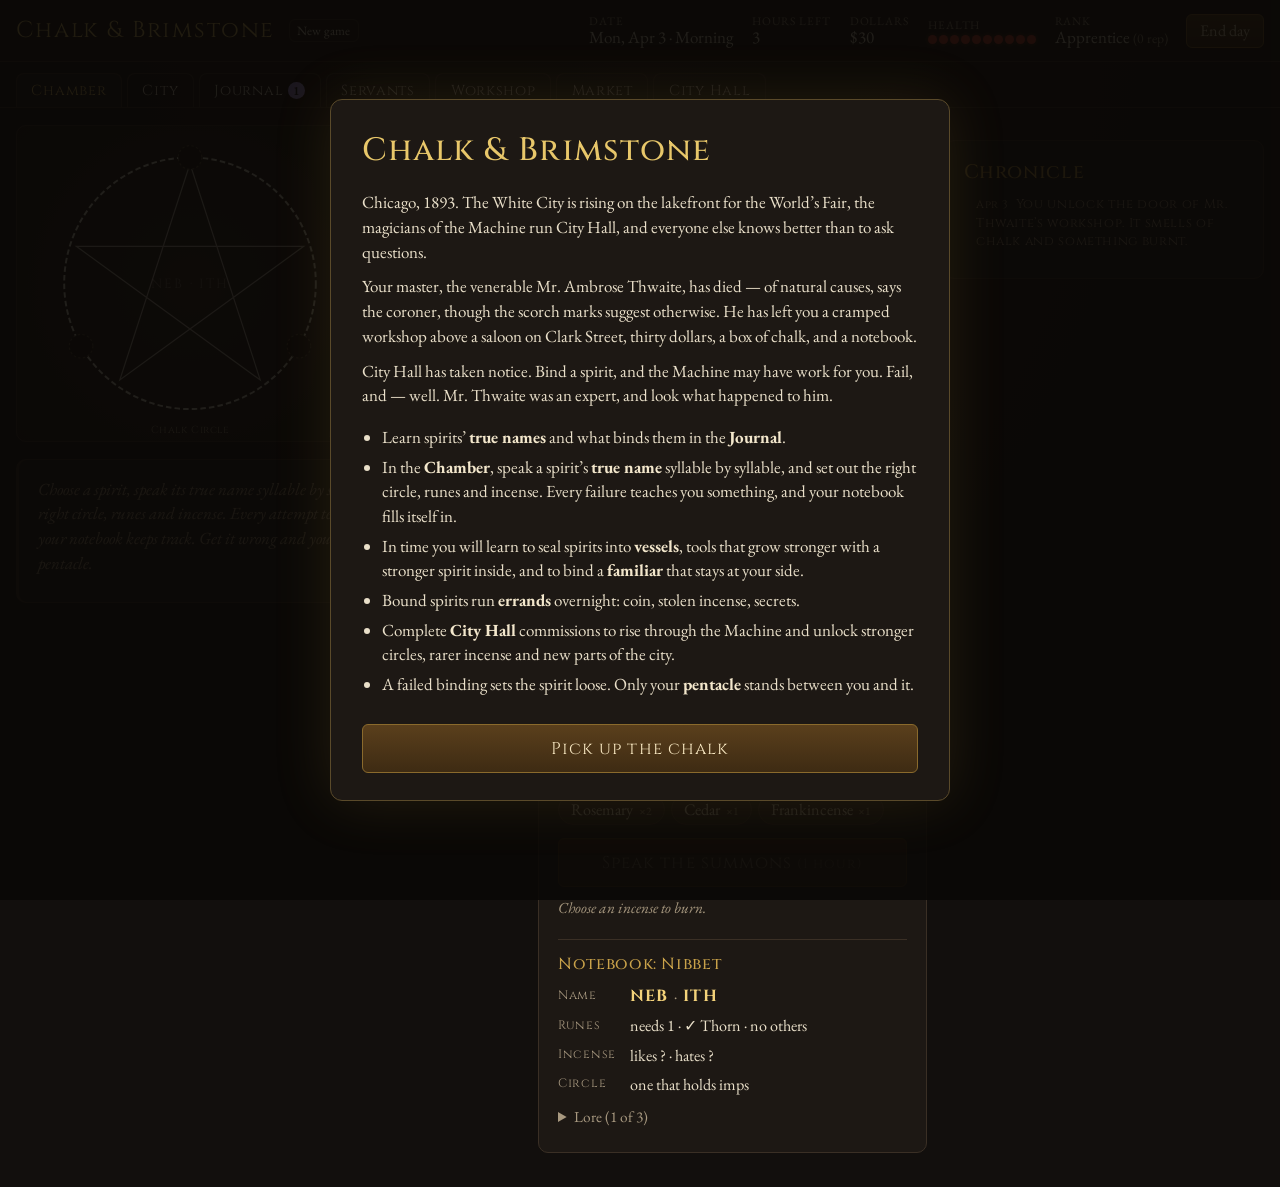
<file: index.html>
<!doctype html>
<html lang="en">
<head>
  <meta charset="utf-8">
  <meta name="viewport" content="width=device-width, initial-scale=1">
  <title>Chalk &amp; Brimstone</title>
  <link rel="preconnect" href="https://fonts.googleapis.com">
  <link rel="preconnect" href="https://fonts.gstatic.com" crossorigin>
  <link href="https://fonts.googleapis.com/css2?family=Cinzel:wght@500;700&family=EB+Garamond:ital,wght@0,400;0,600;1,400&family=Noto+Sans+Runic&display=swap" rel="stylesheet">
  <script>
    // Files load with a timestamp, so a browser never runs a mix of cached old files and new ones after an update.
    const FRESH = `?v=${Date.now()}`;
    document.write(`<link rel="stylesheet" href="css/style.css${FRESH}">`);
  </script>
</head>
<body>
  <header class="topbar">
    <div class="brand">
      <span class="title">Chalk &amp; Brimstone</span>
      <button class="ghost tiny" data-action="new-game">New game</button>
    </div>
    <div class="stats" id="stats"></div>
  </header>

  <nav class="tabs" id="tabs">
    <button data-tab="chamber" data-label="Chamber">Chamber</button>
    <button data-tab="city" data-label="City">City</button>
    <button data-tab="journal" data-label="Journal">Journal</button>
    <button data-tab="servants" data-label="Servants">Servants</button>
    <button data-tab="workshop" data-label="Workshop">Workshop</button>
    <button data-tab="market" data-label="Market">Market</button>
    <button data-tab="cityhall" data-label="City Hall">City Hall</button>
  </nav>

  <main>
    <section id="view"></section>
    <aside id="log" class="panel"></aside>
  </main>

  <div id="overlay" hidden></div>

  <script>
    // content first, then the engine, the interface, and main.js (which starts the game) last
    const SCRIPTS = ['js/data.js', 'js/districts.js', 'js/events.js', 'js/ithzar.js',
      'js/engine/core.js', 'js/engine/notebook.js', 'js/engine/spirits.js', 'js/engine/companion.js',
      'js/engine/chamber.js', 'js/engine/city.js', 'js/engine/day.js', 'js/ui/shell.js', 'js/ui/chamber.js', 'js/ui/city.js', 'js/main.js'];
    for (const src of SCRIPTS) {
      document.write(`<script src="${src}${FRESH}"><\/script>`);
    }
  </script>
</body>
</html>
</file>
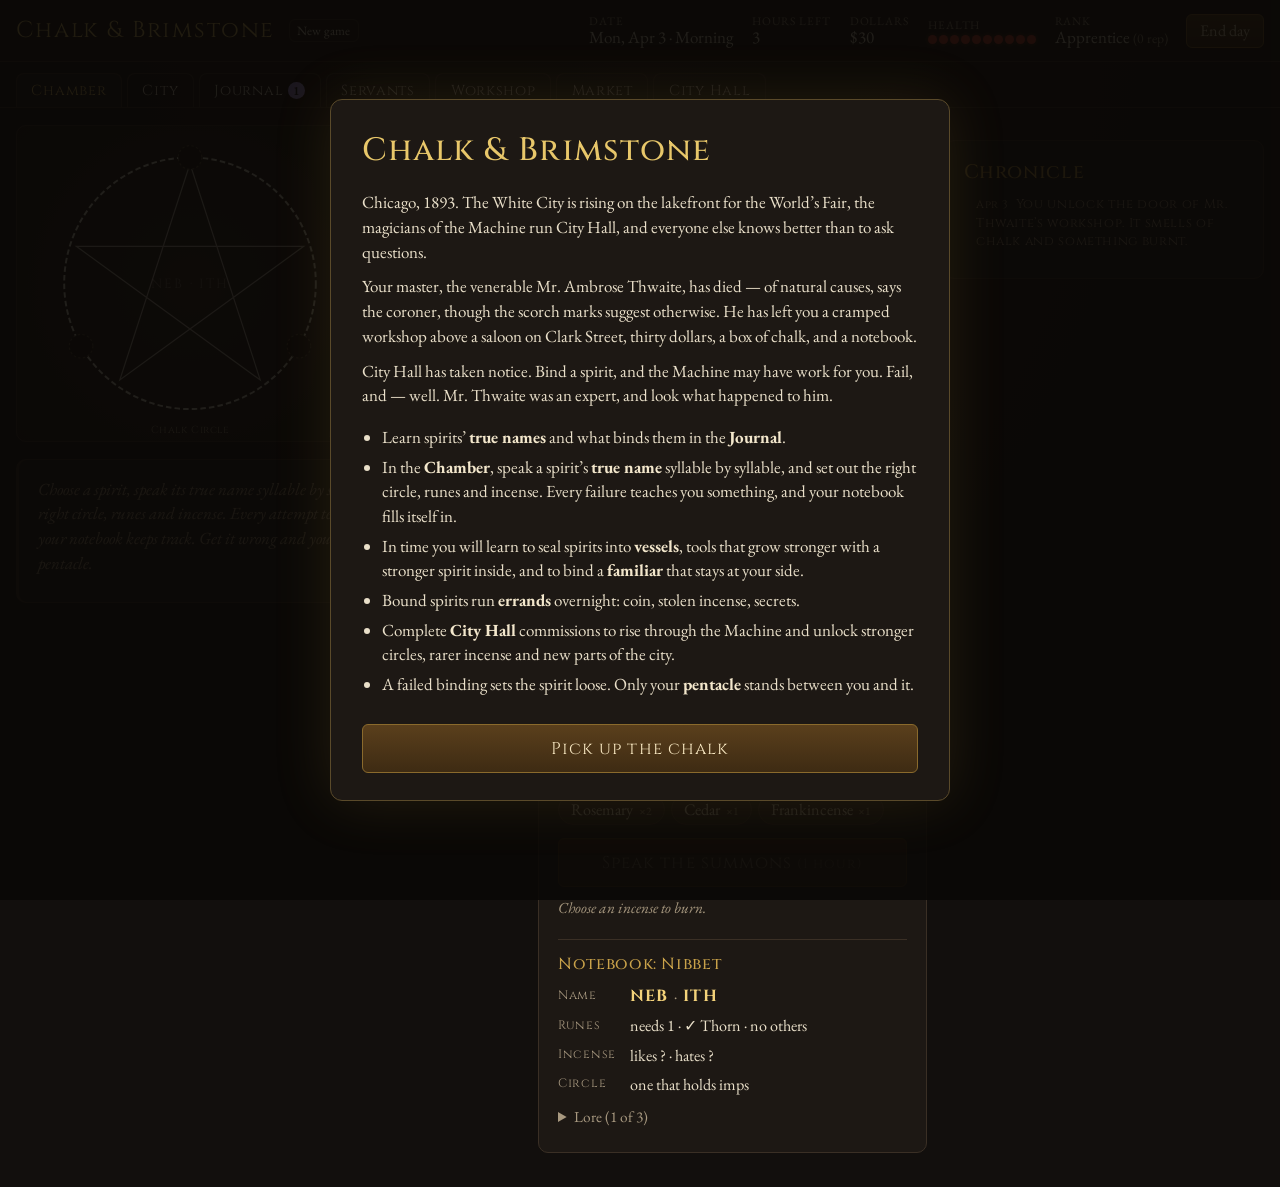
<file: public/index.html>
<!doctype html>
<html lang="en">
<head>
  <meta charset="utf-8">
  <meta name="viewport" content="width=device-width, initial-scale=1, viewport-fit=cover">
  <meta name="theme-color" content="#17130f">
  <title>Chalk &amp; Brimstone</title>
  <link rel="preconnect" href="https://fonts.googleapis.com">
  <link rel="preconnect" href="https://fonts.gstatic.com" crossorigin>
  <link href="https://fonts.googleapis.com/css2?family=Cinzel:wght@500;700&family=EB+Garamond:ital,wght@0,400;0,600;1,400&family=Noto+Sans+Runic&display=swap" rel="stylesheet">
  <script>
    // The live site sends every file with Cache-Control: no-cache (see _headers), so browsers reuse unchanged
    // files but never run a mix of old and new ones after an update. Local servers don't, so there every file
    // loads with a timestamp instead.
    const LOCAL = location.protocol === 'file:' || /^(localhost|127\.0\.0\.1|\[::1\])$/.test(location.hostname);
    const FRESH = LOCAL ? `?v=${Date.now()}` : '';
    document.write(`<link rel="stylesheet" href="css/style.css${FRESH}">`);
  </script>
</head>
<body>
  <header class="topbar">
    <div class="brand">
      <span class="title">Chalk &amp; Brimstone</span>
      <button class="ghost tiny" data-action="new-game">New game</button>
    </div>
    <div class="stats" id="stats"></div>
  </header>

  <nav class="tabs" id="tabs">
    <button data-tab="chamber" data-label="Chamber">Chamber</button>
    <button data-tab="city" data-label="City">City</button>
    <button data-tab="journal" data-label="Journal">Journal</button>
    <button data-tab="servants" data-label="Servants">Servants</button>
    <button data-tab="workshop" data-label="Workshop">Workshop</button>
    <button data-tab="market" data-label="Market">Market</button>
    <button data-tab="cityhall" data-label="City Hall">City Hall</button>
  </nav>

  <main>
    <section id="view"></section>
    <aside id="log" class="panel"></aside>
  </main>

  <!-- phones and narrow windows: hours, End day and the chronicle drawer, within thumb reach -->
  <nav class="bottombar" id="bottombar"></nav>
  <div class="drawer" id="drawer" aria-hidden="true">
    <div class="drawer-backdrop" data-action="close-log"></div>
    <section class="drawer-sheet" role="dialog" aria-label="Chronicle">
      <header><h2>Chronicle</h2><button class="ghost" data-action="close-log">Close</button></header>
      <div class="drawer-body" id="drawer-log"></div>
    </section>
  </div>

  <div id="overlay" hidden></div>

  <script>
    // content first, then the engine, the interface, and main.js (which starts the game) last
    const SCRIPTS = ['js/data.js', 'js/districts.js', 'js/events.js', 'js/ithzar.js', 'js/finale.js',
      'js/engine/core.js', 'js/engine/notebook.js', 'js/engine/spirits.js', 'js/engine/companion.js',
      'js/engine/chamber.js', 'js/engine/city.js', 'js/engine/day.js', 'js/engine/jobs.js', 'js/engine/finale.js', 'js/ui/shell.js', 'js/ui/chamber.js', 'js/ui/city.js', 'js/main.js'];
    for (const src of SCRIPTS) {
      document.write(`<script src="${src}${FRESH}"><\/script>`);
    }
  </script>
</body>
</html>
</file>
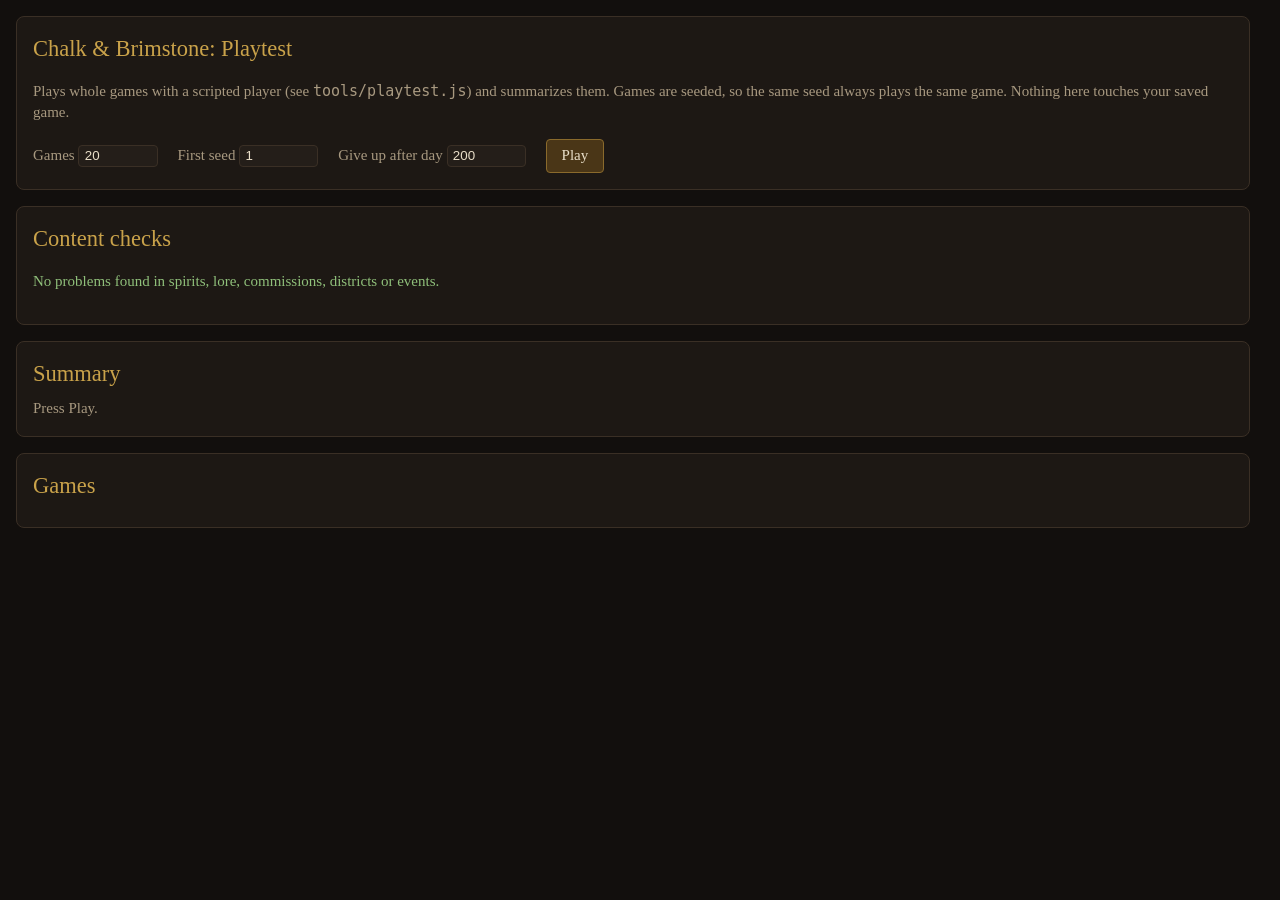
<file: tools/playtest.html>
<!doctype html>
<html lang="en">
<head>
  <meta charset="utf-8">
  <meta name="viewport" content="width=device-width, initial-scale=1">
  <title>Chalk &amp; Brimstone: Playtest</title>
  <style>
    :root { color-scheme: dark; --bg: #120f0d; --panel: #1d1814; --line: #3a2f25; --text: #e9dfc9; --dim: #a89980; --gold: #c9a24a; --good: #8fbf7a; --bad: #d0412f; }
    body { margin: 0; padding: 16px; background: var(--bg); color: var(--text); font: 15px/1.45 Georgia, serif; }
    h1, h2 { font-weight: normal; color: var(--gold); margin: 0 0 0.5rem; }
    section { background: var(--panel); border: 1px solid var(--line); border-radius: 8px; padding: 1rem; margin-bottom: 1rem; max-width: 1200px; }
    label { margin-right: 1rem; color: var(--dim); }
    input { width: 5em; background: #241e19; color: var(--text); border: 1px solid var(--line); border-radius: 4px; padding: 0.2em 0.4em; }
    button { background: #4a3617; color: var(--text); border: 1px solid #8a6a2c; border-radius: 4px; padding: 0.35em 1em; cursor: pointer; font: inherit; }
    table { border-collapse: collapse; width: 100%; font-variant-numeric: tabular-nums; }
    th, td { border-bottom: 1px solid var(--line); padding: 0.25em 0.5em; text-align: right; white-space: nowrap; }
    th { color: var(--dim); font-weight: normal; }
    td:first-child, th:first-child, td.text { text-align: left; }
    .won { color: var(--good); } .dead { color: var(--bad); } .unfinished { color: var(--dim); }
    .muted { color: var(--dim); }
    details { margin: 0.3rem 0; } summary { cursor: pointer; color: var(--dim); }
    pre { white-space: pre-wrap; font-size: 0.85rem; color: var(--dim); }
    .scroll { overflow-x: auto; }
    #game-host { display: none; }
  </style>
</head>
<body>
  <section>
    <h1>Chalk &amp; Brimstone: Playtest</h1>
    <p class="muted">Plays whole games with a scripted player (see <code>tools/playtest.js</code>) and summarizes them. Games are seeded, so the same seed always plays the same game. Nothing here touches your saved game.</p>
    <label>Games <input id="games" type="number" value="20" min="1"></label>
    <label>First seed <input id="seed" type="number" value="1"></label>
    <label>Give up after day <input id="max-days" type="number" value="200" min="10"></label>
    <button id="run">Play</button>
    <span id="status" class="muted"></span>
  </section>
  <section><h2>Content checks</h2><div id="checks"></div></section>
  <section><h2>Summary</h2><div id="summary" class="muted">Press Play.</div></section>
  <section><h2>Games</h2><div id="games-table" class="scroll"></div><div id="logs"></div></section>

  <!-- the game draws into these; hidden here -->
  <div id="game-host"><div id="stats"></div><nav id="tabs"></nav><section id="view"></section><aside id="log"></aside><div id="overlay"></div></div>

  <script>
    window.CHALK_PLAYTEST = true;  // the game won't read or write the player's save
    const FRESH = `?v=${Date.now()}`;
    // the same scripts as index.html, in the same order, then the scripted player
    const SCRIPTS = ['js/data.js', 'js/districts.js', 'js/events.js', 'js/ithzar.js', 'js/finale.js',
      'js/engine/core.js', 'js/engine/notebook.js', 'js/engine/spirits.js', 'js/engine/companion.js',
      'js/engine/chamber.js', 'js/engine/city.js', 'js/engine/day.js', 'js/engine/jobs.js', 'js/engine/finale.js', 'js/ui/shell.js', 'js/ui/chamber.js', 'js/ui/city.js', 'js/main.js'];
    for (const src of [...SCRIPTS.map(f => `../public/${f}`), 'playtest.js']) {
      document.write(`<script src="${src}${FRESH}"><\/script>`);
    }
  </script>
  <script>
    const $id = id => document.getElementById(id);
    const median = xs => {
      const v = xs.filter(x => x !== undefined).sort((a, b) => a - b);
      return v.length ? v[Math.floor((v.length - 1) / 2)] : undefined;
    };
    const day = d => (d === undefined ? '–' : `${dateLabel(d, 'stamp')} <span class="muted">(${d})</span>`);

    function showChecks() {
      const problems = checkContent();
      $id('checks').innerHTML = problems.length
        ? `<p class="dead">${problems.length} problem${problems.length > 1 ? 's' : ''}:</p><ul>${problems.map(p => `<li>${p}</li>`).join('')}</ul>`
        : '<p class="won">No problems found in spirits, lore, commissions, districts or events.</p>';
    }

    function showResults(games) {
      const won = games.filter(g => g.result === 'won');
      const stays = games.filter(g => g.ithzarReleased !== undefined && g.ithzarJoined !== undefined).map(g => g.ithzarReleased - g.ithzarJoined);
      const rows = [
        ['Won', `${won.length} of ${games.length}`],
        ['Died', games.filter(g => g.result === 'dead').length],
        ['Unfinished', games.filter(g => g.result === 'unfinished').length],
        ['Median win', day(median(won.map(g => g.day)))],
        ...COMMISSIONS.map((c, i) => [`Median day for commission ${i + 1}: ${c.title}`, day(median(games.map(g => g.commissions[i + 1])))]),
        ['Median days Ithzar was your familiar', median(stays) ?? '–'],
        ['Median broken bindings per game', median(games.map(g => g.broken))],
        ['Median lowest health', median(games.map(g => g.minHealth))],
      ];
      $id('summary').innerHTML = `<table>${rows.map(([k, v]) => `<tr><td class="text">${k}</td><td>${v}</td></tr>`).join('')}</table>`;

      const head = ['Seed', 'Result', 'Ended', ...COMMISSIONS.map((_, i) => `C${i + 1}`), 'Ithzar', 'Broken', 'Silent', 'Low HP', 'Fortunes', '$'];
      $id('games-table').innerHTML = `<table><tr>${head.map(h => `<th>${h}</th>`).join('')}</tr>${games.map(g => `<tr>
        <td>${g.seed}</td><td class="${g.result} text">${g.result}${g.deathCause ? `: ${g.deathCause}` : ''}</td><td>${dateLabel(g.day, 'stamp')}</td>
        ${COMMISSIONS.map((_, i) => `<td>${g.commissions[i + 1] ?? '–'}</td>`).join('')}
        <td>${g.ithzarJoined !== undefined ? `${g.ithzarJoined}–${g.ithzarReleased ?? ''}` : '–'}</td>
        <td>${g.broken}</td><td>${g.silence}</td><td>${g.minHealth}</td><td>${g.fortunes}</td><td>${g.dollars}</td></tr>`).join('')}</table>`;
      $id('logs').innerHTML = games.map(g => `<details><summary>Seed ${g.seed}: what happened</summary><pre>${g.log.join('\n')}</pre></details>`).join('');
    }

    $id('run').addEventListener('click', () => {
      const count = Number($id('games').value);
      const first = Number($id('seed').value);
      const maxDays = Number($id('max-days').value);
      const games = [];
      $id('status').textContent = 'Playing…';
      // one game at a time, yielding between games so the page stays responsive (even in a background tab)
      const next = i => {
        if (i >= count) {
          $id('status').textContent = `Played ${count} game${count > 1 ? 's' : ''}.`;
          return showResults(games);
        }
        games.push(playGame(first + i, maxDays));
        $id('status').textContent = `Playing… ${i + 1} of ${count}`;
        setTimeout(() => next(i + 1), 0);
      };
      next(0);
    });

    showChecks();
  </script>
</body>
</html>
</file>
